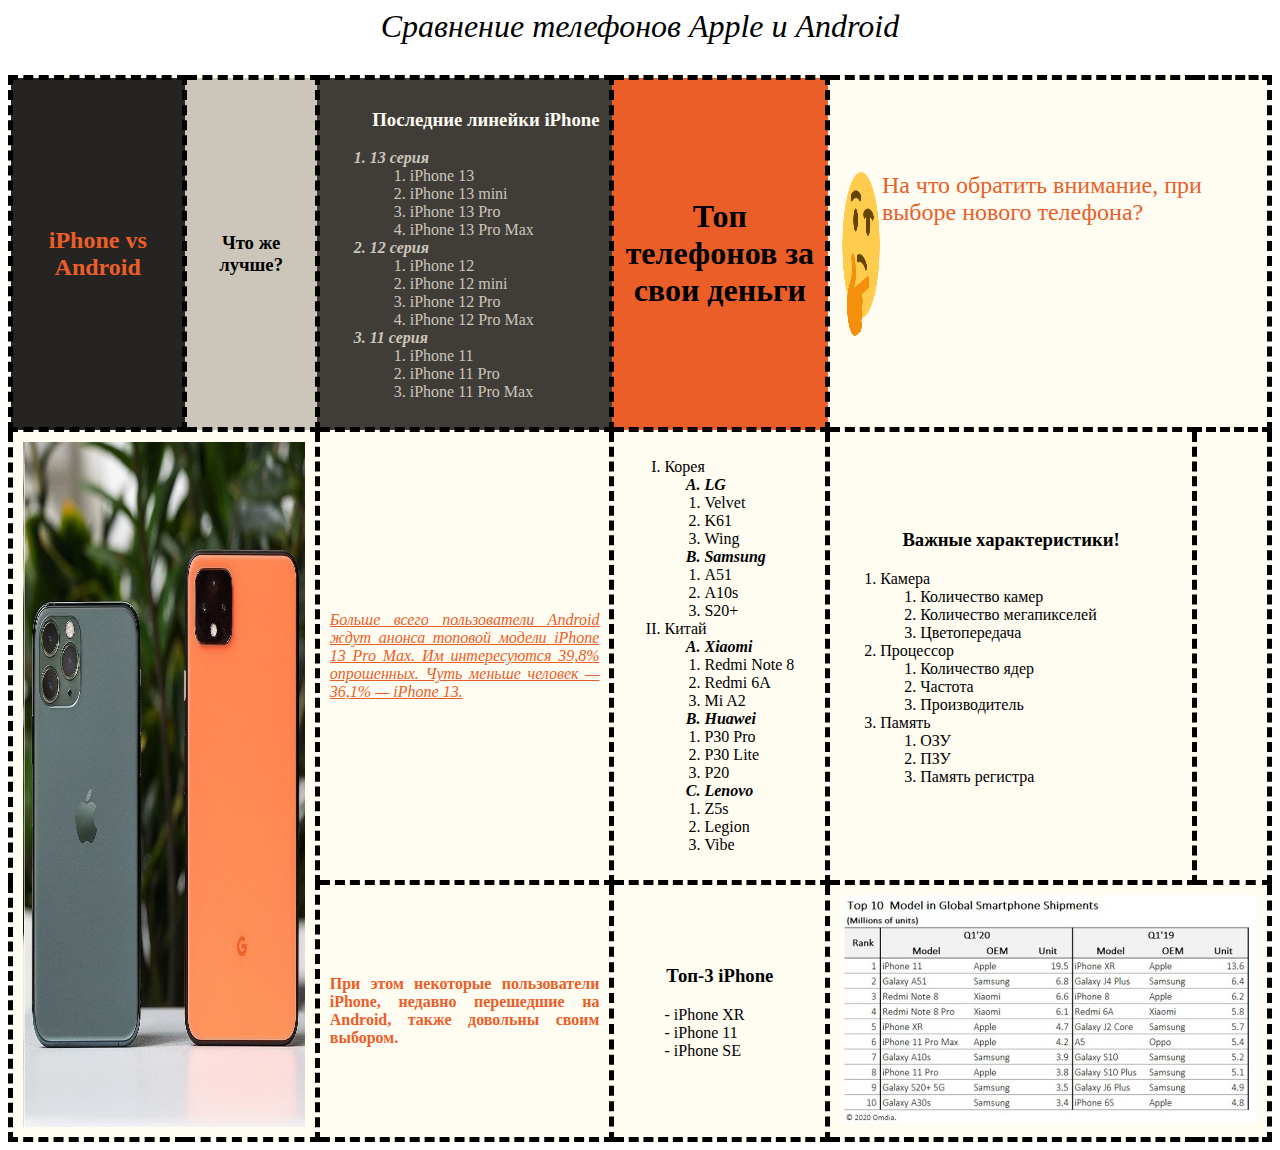
<file: 1a/index.html>
<!DOCTYPE html>
<html lang="en">

<head>
    <meta charset="UTF-8">
    <meta http-equiv="X-UA-Compatible" content="IE=edge">
    <meta name="viewport" content="width=device-width, initial-scale=1.0">
    <title>Lab 1</title>
    <style>
        table,
        tr,
        td {
            border-collapse: collapse;
            border: 5px dashed black;
        }

        td {
            padding: 10px;
        }

        .title {
            font-weight: 700;
            font-style: italic;
        }

        span {
            font-weight: normal;
            font-style: normal;
        }

        li.line {
            list-style-type: none;
        }

        li.line:before {
            content: "- ";
        }

        .no-padding {
            padding: 0;
            margin-left: 0px;
        }
    </style>
</head>

<body>
    <table bgcolor="#FFFCF2" width="100%" height="100%" align="center">
        <caption style="margin-bottom: 30px; font-size: 2em; font-style: italic;">Сравнение телефонов Apple и Android
        </caption>

        <tr>
            <td bgcolor="#252422" align="center">
                <h2 style="color:#EB5E28">iPhone vs Android</h2>
            </td>
            <td bgcolor="#CCC5B9" align="center">
                <h3>Что же лучше?</h3>
            </td>
            <td bgcolor="#403D39" style="color:#CCC5B9">
                <h3 align="right" style="color:#FFFCF2">Последние линейки iPhone</h3>
                <ol>
                    <li class="title">13 серия
                        <span>
                            <ol>
                                <li>iPhone 13</li>
                                <li>iPhone 13 mini</li>
                                <li>iPhone 13 Pro</li>
                                <li>iPhone 13 Pro Max</li>
                            </ol>
                        </span>
                    </li>
                    <li class="title">12 серия
                        <span>
                            <ol>
                                <li>iPhone 12</li>
                                <li>iPhone 12 mini</li>
                                <li>iPhone 12 Pro</li>
                                <li>iPhone 12 Pro Max</li>
                            </ol>
                        </span>
                    </li>
                    <li class="title">11 серия
                        <span>
                            <ol>
                                <li>iPhone 11</li>
                                <li>iPhone 11 Pro</li>
                                <li>iPhone 11 Pro Max</li>
                            </ol>
                        </span>
                    </li>
                </ol>
            </td>
            <td bgcolor="#EB5E28" align="center">
                <h1>Топ телефонов за свои деньги</h1>
            </td>
            <td colspan="2">
                <img src="img/que.png" alt="question" width="10%" height="50%" align="left">
                <span style="font-size: 1.5em; font-stretch: condensed; color:#EB5E28">На что обратить внимание, при
                    выборе нового телефона?</span>
            </td>
        </tr>
        <tr>
            <td colspan="2" rowspan="2">
                <img src="img/iphone_vs_android.jpg" alt="iPhone vs Android" width="100%" height="100%" align="left">
            </td>
            <td>
                <p align="justify" style="font-style:italic; color:#EB5E28"><u>Больше всего пользователи Android ждут
                        анонса топовой модели iPhone 13‌ Pro Max. Им
                        интересуются 39,8% опрошенных. Чуть меньше человек — 36,1% — iPhone 13‌.</u></p>
            </td>
            <td>
                <ol type="I">
                    <li>Корея
                        <span>
                            <ol type="A">
                                <li class="title">LG
                                    <span>
                                        <ol class="no-padding">
                                            <li>Velvet</li>
                                            <li>K61</li>
                                            <li>Wing</li>
                                        </ol>
                                    </span>
                                </li>

                                <li class="title">Samsung
                                    <span>
                                        <ol class="no-padding">
                                            <li>A51</li>
                                            <li>A10s</li>
                                            <li>S20+</li>
                                        </ol>
                                    </span>
                                </li>
                            </ol>
                        </span>
                    </li>
                    <li>Китай

                        <ol type="A">
                            <li class="title">Xiaomi
                                <span>
                                    <ol class="no-padding">
                                        <li>Redmi Note 8</li>
                                        <li>Redmi 6A</li>
                                        <li>Mi A2</li>
                                    </ol>
                                </span>
                            </li>
                            <li class="title">Huawei
                                <span>
                                    <ol class="no-padding">
                                        <li>P30 Pro</li>
                                        <li>P30 Lite</li>
                                        <li>P20</li>
                                    </ol>
                                </span>
                            </li>
                            <li class="title">Lenovo
                                <span>
                                    <ol class="no-padding">
                                        <li>Z5s</li>
                                        <li>Legion</li>
                                        <li>Vibe</li>
                                    </ol>
                                </span>
                            </li>
                        </ol>
                    </li>
                </ol>
            </td>
            <td>
                <h3 align="center">Важные характеристики!</h3>
                <ol>
                    <li>Камера
                        <ol>
                            <li>Количество камер</li>
                            <li>Количество мегапикселей</li>
                            <li>Цветопередача</li>
                        </ol>
                    </li>
                    <li>Процессор
                        <ol>
                            <li>Количество ядер</li>
                            <li>Частота</li>
                            <li>Производитель</li>
                        </ol>
                    </li>
                    <li>Память
                        <ol>
                            <li>ОЗУ</li>
                            <li>ПЗУ</li>
                            <li>Память регистра</li>
                        </ol>
                    </li>
                </ol>
            </td>
            <td width="50"></td>
        </tr>
        <tr>
            <td>
                <p align="justify" style="font-weight: 700; color:#EB5E28">При этом некоторые пользователи iPhone,
                    недавно перешедшие на Android, также довольны
                    своим выбором.</p>
            </td>
            <td>
                <h3 align="center">Топ-3 iPhone</h3>
                <ul>
                    <li class="line">iPhone XR</li>
                    <li class="line">iPhone 11</li>
                    <li class="line">iPhone SE</li>
                </ul>
            </td>
            <td colspan="2">
                <img src="img/graph.jpg" alt="graph" width="100%" height="100%">
            </td>
        </tr>
    </table>
</body>

</html>
</file>
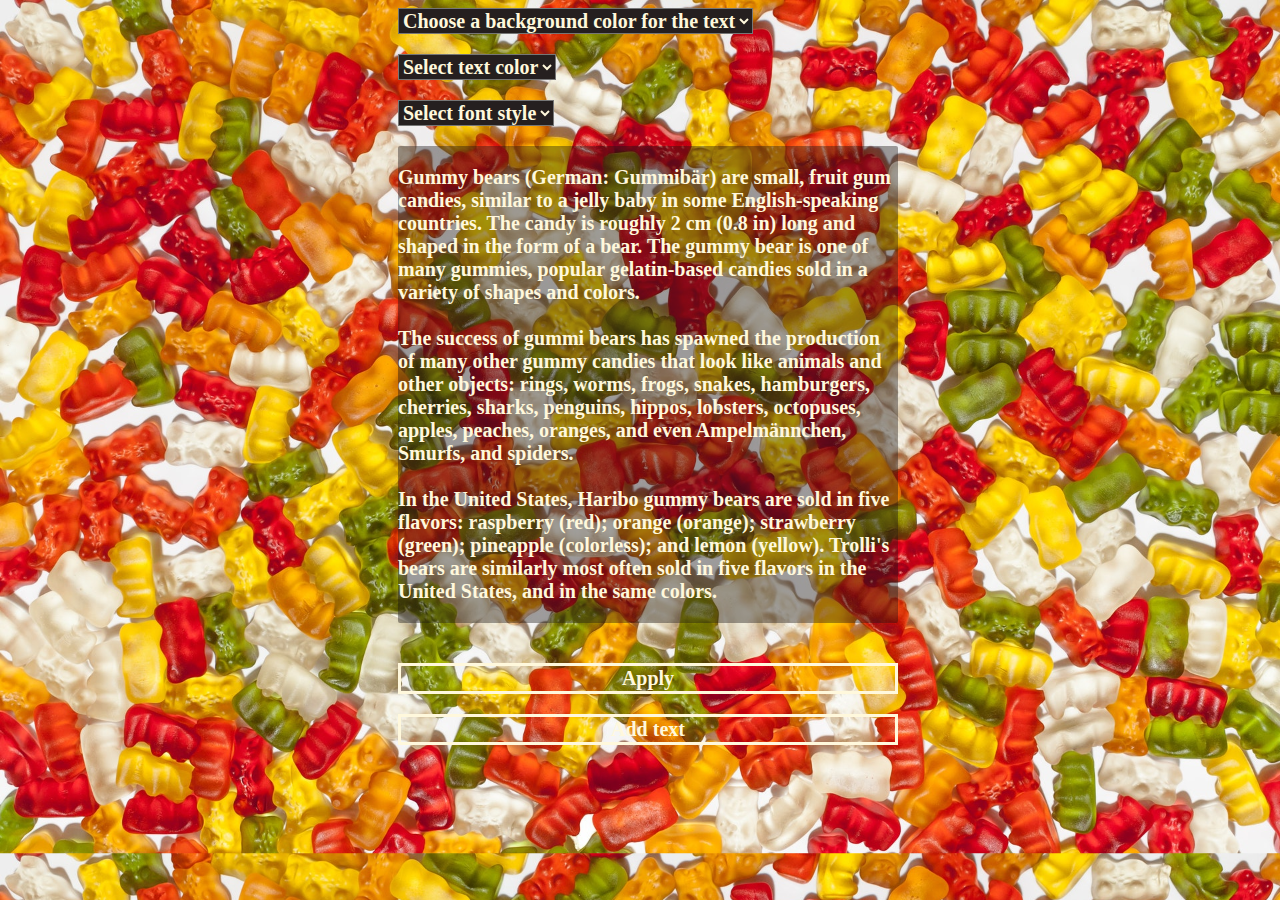
<file: 4/index.html>
<!doctype html>
<html lang="en">

<head>
    <meta charset="utf-8">
    <link rel="stylesheet" href="lab4.css">
    <link rel="shortcut icon" href="resourcefiles/smile.png" type="image/x-icon" />
    <title>Gummy Bears</title>
    <script src="index.js"></script>

</head>

<body>
    <form name="countries" id="form">

        <div id="background_color">
            <select required name="background">
                <option value="Choose">Choose a background color for the text</option>
                <option value="Blue">Blue</option>
                <option value="White">White</option>
                <option value="Pink">Pink</option>
                <option value="Powdery">Powdery</option>
            </select>
        </div>

        <div id="select_block_tcolor">
            <select required name="font-color">
                <option value="Choose">Select text color</option>
                <option value="Turquoise">Turquoise</option>
                <option value="Red">Red</option>
                <option value="Lilac">Lilac</option>
                <option value="Carall">Carall</option>
            </select>
        </div>

        <div>
            <select id="font-style">
                <option value="Choose">Select font style</option>
                <option value="Italic">Italic</option>
                <option value="Oblique">Oblique</option>
                <option value="Regular">Regular</option>
            </select>
        </div>

        <div id="paragraf" class="overlay1">
            <p>
                Gummy bears (German: Gummibär) are small, fruit gum candies, similar to a jelly baby in some
                English-speaking countries. The candy is roughly 2 cm (0.8 in) long and shaped in the form of a bear.
                The gummy bear is one of many gummies, popular gelatin-based candies sold in a variety of shapes and
                colors. 
                <br><br>
                The success of gummi bears has spawned the production of many other gummy candies that look like animals
                and other objects: rings, worms, frogs, snakes, hamburgers, cherries, sharks, penguins, hippos,
                lobsters, octopuses, apples, peaches, oranges, and even Ampelmännchen, Smurfs, and spiders.
                <br><br>
                In the United States, Haribo gummy bears are sold in five flavors: raspberry (red); orange (orange);
                strawberry (green); pineapple (colorless); and lemon (yellow). Trolli's bears are similarly most
                often sold in five flavors in the United States, and in the same colors.
            </p>
        </div>
        <div id="last"></div>
        <button id="add_button" type="button" onclick="act()">Apply</button>
        <button id="add_button" type="button" onclick="add_text()" value="red">Add text</button>

    </form>
</body>

</html>
</file>
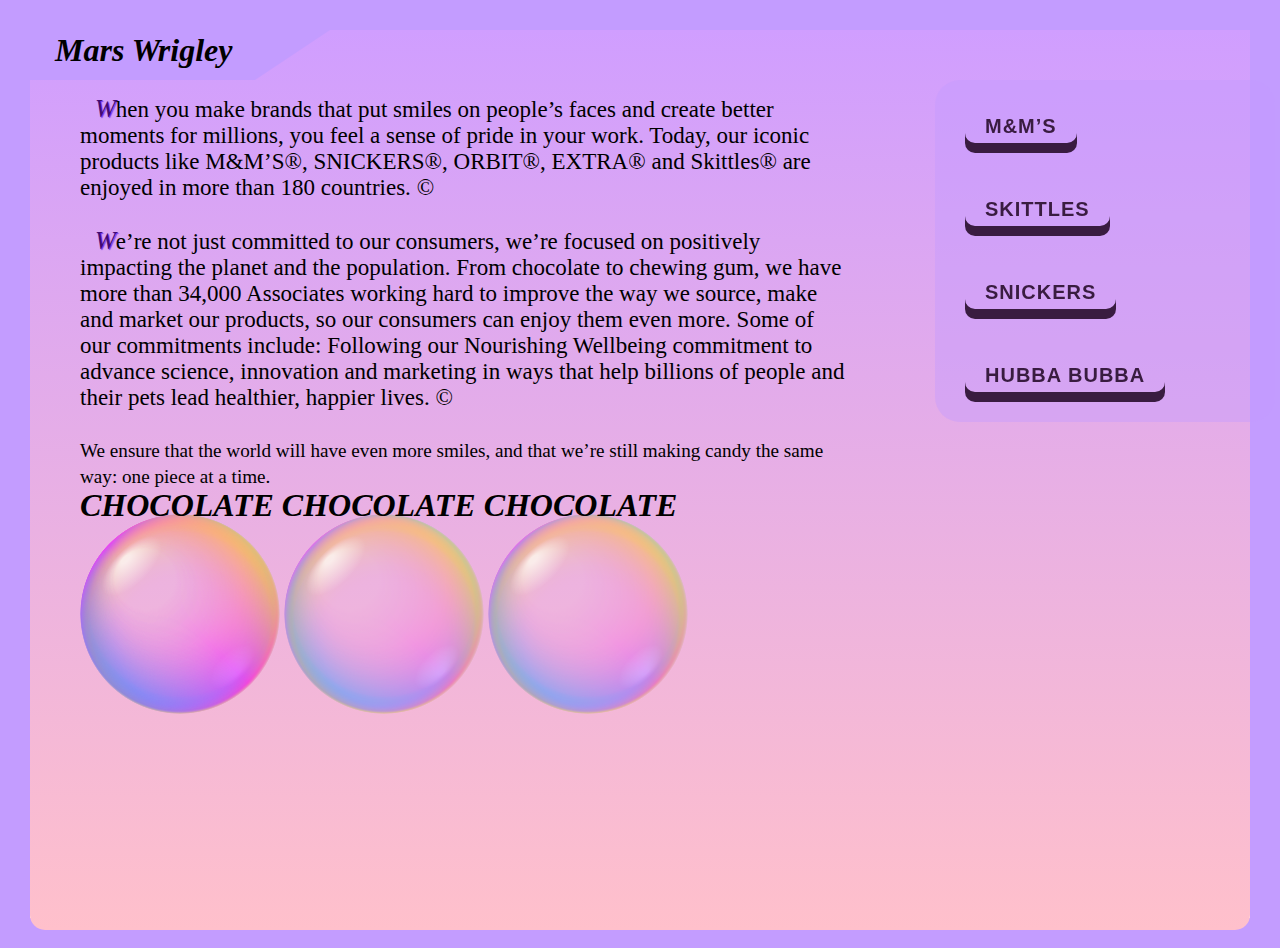
<file: 2/html/index.html>
<!DOCTYPE html>
<html lang="en">

<head>
      <meta charset="UTF-8">
      <title>Bubble Gum</title>
      <link rel="stylesheet" href="../css/style.css">
      <link rel="shortcut icon" href="..\res\smile.png" type="image/x-icon" />

</head>

<body class="multbg">
      <div class="wrapper">
            <header>
                  <h1>Mars Wrigley</h1>
            </header>
            <aside class="menu">
                  <a>M&M’S</a>
                  <br>
                  <a>Skittles</a>
                  <br>
                  <a>SNICKERS</a>
                  <br>
                  <a href="design.html">HUBBA BUBBA</a>
                  <br>
            </aside>

            <article class=".maintext1">
                  <p>
                        When you make brands that put smiles on people’s faces and create better moments for millions,
                        you feel a sense of pride in your work. Today, our iconic products like M&M’S®, SNICKERS®,
                        ORBIT®, EXTRA® and Skittles® are enjoyed in more than 180 countries.
                  </p>
                  <br>
                  <p>We’re not just committed to our consumers, we’re focused on positively impacting the planet and the
                        population. From chocolate to chewing gum, we have more than 34,000 Associates working hard to
                        improve the way we source, make and market our products, so our consumers can enjoy them even
                        more. Some of our commitments include:

                        Following our Nourishing Wellbeing commitment to advance science, innovation and marketing in
                        ways that help billions of people and their pets lead healthier, happier lives.
                  </p>
                  <br>
                  <small>We ensure that the world will have even more smiles, and that we’re still making candy the same
                        way: one piece at a time.
                  </small>
                  <br>
            </article>
            <svg viewBox="0 0 200 200" style="  top: 125px;
            right: 0px;
            left: 150px; ">
                  <defs>
                        <!-- Разноцветный градиент -->
                        <linearGradient id="gradient--colors" x1="0" y1="100%" x2="100%" y2="0">
                              <stop offset="0%" stop-color="dodgerblue" />
                              <stop offset="50%" stop-color="fuchsia" />
                              <stop offset="100%" stop-color="yellow" />
                        </linearGradient>

                        <!-- Градиент прозрачности разноцветного слоя -->
                        <radialGradient id="gradient--colors-transparency" fx="25%" fy="25%">
                              <stop offset="0%" stop-color="black" />
                              <stop offset="30%" stop-color="black" stop-opacity=".2" />
                              <stop offset="97%" stop-color="white" stop-opacity=".4" />
                              <stop offset="100%" stop-color="black" />
                        </radialGradient>

                        <!-- Маска прозрачности разноцветного слоя -->
                        <mask id="mask--colors-transparency">
                              <rect fill="url(#gradient--colors-transparency)" width="100%" height="100%"></rect>
                        </mask>

                        <!-- Градиент для прозрачности -->
                        <radialGradient id="gradient--bw-light" fy="10%">
                              <stop offset="60%" stop-color="black" stop-opacity="0" />
                              <stop offset="90%" stop-color="white" stop-opacity=".25" />
                              <stop offset="100%" stop-color="black" />
                        </radialGradient>

                        <!-- Маска для нижнего отражения -->
                        <mask id="mask--light-bottom">
                              <rect fill="url(#gradient--bw-light)" width="100%" height="100%"></rect>
                        </mask>

                        <!-- Маска для верхнего отражения -->
                        <mask id="mask--light-top">
                              <rect fill="url(#gradient--bw-light)" width="100%" height="100%"
                                    transform="rotate(180, 100, 100)"></rect>
                        </mask>

                        <!-- Градиент блика -->
                        <radialGradient id="gradient--spot" fy="20%">
                              <stop offset="10%" stop-color="white" stop-opacity=".7" />
                              <stop offset="70%" stop-color="white" stop-opacity="0" />
                        </radialGradient>
                  </defs>

                  <!-- Нижний блик -->
                  <ellipse rx="40" ry="20" cx="150" cy="150" fill="url(#gradient--spot)"
                        transform="rotate(-225, 150, 150)">
                  </ellipse>

                  <!-- Нижнее отражение -->
                  <circle r="50%" cx="50%" cy="50%" fill="aqua" mask="url(#mask--light-bottom)">
                  </circle>

                  <!-- Верхнее отражение -->
                  <circle r="50%" cx="50%" cy="50%" fill="yellow" mask="url(#mask--light-top)">
                  </circle>


                  <!-- Верхний блик -->
                  <ellipse rx="55" ry="25" cx="55" cy="55" fill="url(#gradient--spot)" transform="rotate(-45, 55, 55)">
                  </ellipse>

                  <!-- Фигура с маской и разноцветным градиентом -->
                  <circle r="50%" cx="50%" cy="50%" fill="url(#gradient--colors)"
                        mask="url(#mask--colors-transparency)">
                  </circle>

                  <circle r="50%" cx="50%" cy="50%" fill="url(#gradient--colors)"
                        mask="url(#mask--colors-transparency)">
                  </circle>

            </svg>

            <svg viewBox="0 0 200 200" style="  top: 125px;
         right: 0px;
         left: 150px; ">>
                  <defs>
                        <!-- Разноцветный градиент -->
                        <linearGradient id="gradient--colors" x1="0" y1="100%" x2="100%" y2="0">
                              <stop offset="0%" stop-color="dodgerblue" />
                              <stop offset="50%" stop-color="fuchsia" />
                              <stop offset="100%" stop-color="yellow" />
                        </linearGradient>

                        <!-- Градиент прозрачности разноцветного слоя -->
                        <radialGradient id="gradient--colors-transparency" fx="25%" fy="25%">
                              <stop offset="0%" stop-color="black" />
                              <stop offset="30%" stop-color="black" stop-opacity=".2" />
                              <stop offset="97%" stop-color="white" stop-opacity=".4" />
                              <stop offset="100%" stop-color="black" />
                        </radialGradient>

                        <!-- Маска прозрачности разноцветного слоя -->
                        <mask id="mask--colors-transparency">
                              <rect fill="url(#gradient--colors-transparency)" width="100%" height="100%"></rect>
                        </mask>

                        <!-- Градиент для прозрачности -->
                        <radialGradient id="gradient--bw-light" fy="10%">
                              <stop offset="60%" stop-color="black" stop-opacity="0" />
                              <stop offset="90%" stop-color="white" stop-opacity=".25" />
                              <stop offset="100%" stop-color="black" />
                        </radialGradient>

                        <!-- Маска для нижнего отражения -->
                        <mask id="mask--light-bottom">
                              <rect fill="url(#gradient--bw-light)" width="100%" height="100%"></rect>
                        </mask>

                        <!-- Маска для верхнего отражения -->
                        <mask id="mask--light-top">
                              <rect fill="url(#gradient--bw-light)" width="100%" height="100%"
                                    transform="rotate(180, 100, 100)"></rect>
                        </mask>

                        <!-- Градиент блика -->
                        <radialGradient id="gradient--spot" fy="20%">
                              <stop offset="10%" stop-color="white" stop-opacity=".7" />
                              <stop offset="70%" stop-color="white" stop-opacity="0" />
                        </radialGradient>
                  </defs>

                  <!-- Нижний блик -->
                  <ellipse rx="40" ry="20" cx="150" cy="150" fill="url(#gradient--spot)"
                        transform="rotate(-225, 150, 150)">
                  </ellipse>

                  <!-- Нижнее отражение -->
                  <circle r="50%" cx="50%" cy="50%" fill="aqua" mask="url(#mask--light-bottom)">
                  </circle>

                  <!-- Верхнее отражение -->
                  <circle r="50%" cx="50%" cy="50%" fill="yellow" mask="url(#mask--light-top)">
                  </circle>


                  <!-- Верхний блик -->
                  <ellipse rx="55" ry="25" cx="55" cy="55" fill="url(#gradient--spot)" transform="rotate(-45, 55, 55)">
                  </ellipse>

                  <!-- Фигура с маской и разноцветным градиентом -->
                  <circle r="50%" cx="50%" cy="50%" fill="url(#gradient--colors)"
                        mask="url(#mask--colors-transparency)">
                  </circle>

            </svg>
            <svg viewBox="0 0 200 200" style="  top: 125px;
          right: 0px;
          left: 150px; "> >
                  <defs>
                        <!-- Разноцветный градиент -->
                        <linearGradient id="gradient--colors" x1="0" y1="100%" x2="100%" y2="0">
                              <stop offset="0%" stop-color="dodgerblue" />
                              <stop offset="50%" stop-color="fuchsia" />
                              <stop offset="100%" stop-color="yellow" />
                        </linearGradient>

                        <!-- Градиент прозрачности разноцветного слоя -->
                        <radialGradient id="gradient--colors-transparency" fx="25%" fy="25%">
                              <stop offset="0%" stop-color="black" />
                              <stop offset="30%" stop-color="black" stop-opacity=".2" />
                              <stop offset="97%" stop-color="white" stop-opacity=".4" />
                              <stop offset="100%" stop-color="black" />
                        </radialGradient>

                        <!-- Маска прозрачности разноцветного слоя -->
                        <mask id="mask--colors-transparency">
                              <rect fill="url(#gradient--colors-transparency)" width="100%" height="100%"></rect>
                        </mask>

                        <!-- Градиент для прозрачности -->
                        <radialGradient id="gradient--bw-light" fy="10%">
                              <stop offset="60%" stop-color="black" stop-opacity="0" />
                              <stop offset="90%" stop-color="white" stop-opacity=".25" />
                              <stop offset="100%" stop-color="black" />
                        </radialGradient>

                        <!-- Маска для нижнего отражения -->
                        <mask id="mask--light-bottom">
                              <rect fill="url(#gradient--bw-light)" width="100%" height="100%"></rect>
                        </mask>

                        <!-- Маска для верхнего отражения -->
                        <mask id="mask--light-top">
                              <rect fill="url(#gradient--bw-light)" width="100%" height="100%"
                                    transform="rotate(180, 100, 100)"></rect>
                        </mask>

                        <!-- Градиент блика -->
                        <radialGradient id="gradient--spot" fy="20%">
                              <stop offset="10%" stop-color="white" stop-opacity=".7" />
                              <stop offset="70%" stop-color="white" stop-opacity="0" />
                        </radialGradient>
                  </defs>

                  <!-- Нижний блик -->
                  <ellipse rx="40" ry="20" cx="150" cy="150" fill="url(#gradient--spot)"
                        transform="rotate(-225, 150, 150)">
                  </ellipse>

                  <!-- Нижнее отражение -->
                  <circle r="50%" cx="50%" cy="50%" fill="aqua" mask="url(#mask--light-bottom)">
                  </circle>

                  <!-- Верхнее отражение -->
                  <circle r="50%" cx="50%" cy="50%" fill="yellow" mask="url(#mask--light-top)">
                  </circle>


                  <!-- Верхний блик -->
                  <ellipse rx="55" ry="25" cx="55" cy="55" fill="url(#gradient--spot)" transform="rotate(-45, 55, 55)">
                  </ellipse>

                  <!-- Фигура с маской и разноцветным градиентом -->
                  <circle r="50%" cx="50%" cy="50%" fill="url(#gradient--colors)"
                        mask="url(#mask--colors-transparency)">
                  </circle>

            </svg>
            <h1 class="blink">CHOCOLATE CHOCOLATE CHOCOLATE</h2>
      </div>
</body>

</html>
</file>
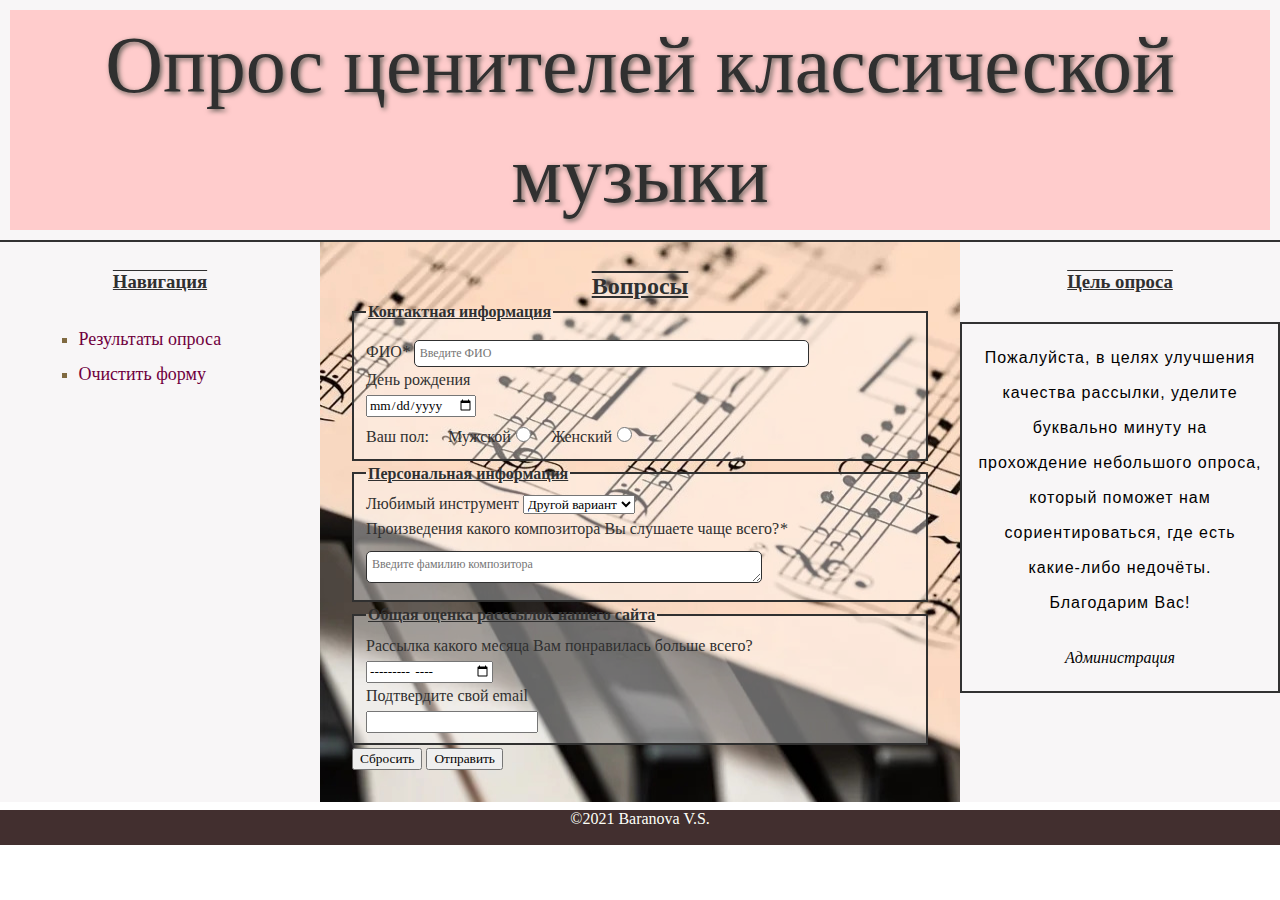
<file: 3/html/index.html>
<!DOCTYPE HTML>
<html>
<head>
    <meta charset="UTF-8">
    <title>Опрос ценителей классической музыки</title>
    <link rel="stylesheet" href="../css/style.css">
    <link rel="shortcut icon" href="../resourse/smile.png" type="image/x-icon" />
</head>

<body>
<div class="container">
    <header class="header">
        <div class="text">Опрос ценителей классической музыки</div>
    </header>
    <div class="container-1">

        <nav class="nav">
            <h3>Навигация</h3>
            <ul>
                <li><a href="result.html">Результаты опроса</a></li>
                <li><a id="cleanUp">Очистить форму</a></li>
            </ul>
        </nav>

        <article class="article">
            <form class="container-2" id="opros">
                <h2>Вопросы</h2>
                <div class="box1">
                    <fieldset>
                        <legend>Контактная информация</legend>
                        <label for="fullname">ФИО<em>*</em></label>
                        <input type="text" placeholder="Введите ФИО" id="fullname"
                               required minlength="2" maxlength="100" pattern="^[А-Яа-яЁёA-Za-z\s]+$"><br>
                        <label for="date">День рождения</label><br>
                        <input type="date" id="date" name="date"><br>
                        <label for="rad1" for="rad2">Ваш пол:</label>
                        <label for="rad1" style="margin-left: 15px;">Мужской</label>
                        <input type="radio" name="radio" id="rad1" value="Мужской">
                        <label for="rad2" style="margin-left: 15px;">Женский</label>
                        <input type="radio" name="radio" id="rad2" value="Женский">
                    </fieldset>
                </div>

                <div class="box2">
                    <fieldset>
                        <legend>Персональная информация</legend>
                        <label for="instrument">Любимый инструмент</label>
                        <select name="instrument" id="instrument">
                            <option value="Другой вариант">Другой вариант</option>
                            <option value="Пианино">Пианино</option>
                            <option value="Фортепиано">Фортепиано</option>
                            <option value="Виолончель">Виолончель</option>
                            <option value="Скрипка">Скрипка</option>
                            <option value="Альт">Альт</option>
                            <option value="Акапелла">Акапелла</option>
                        </select><br>
                        <label for="textarea">Произведения какого композитора Вы слушаете чаще всего?<em>*</em></label>
                        <textarea cols="40%" rows="5%" placeholder="Введите фамилию композитора" id="textarea"
                                  maxlength="200" required pattern="^[А-Яа-яЁёA-Za-z.\s]+$"></textarea>
                    </fieldset>
                </div>

                <div class="box3">
                    <fieldset>
                        <legend>Общая оценка расссылок нашего сайта</legend>
                        <label for="month">Рассылка какого месяца Вам понравилась больше всего?</label><br>
                        <input type="month" id="month" name="month"><br>
                        <label for="email">Подтвердите свой email</label><br>
                        <input type="email" id="email" name="email"><br>
                    </fieldset>
                </div>

                <div class="box4">
                    <input type="reset" value="Сбросить">
                    <input type="submit" value="Отправить">
                </div>

            </form>
        </article>

        

        <aside class="aside">
            <h3>Цель опроса</h3>
            <blockquote>
                <p class="text1"> Пожалуйста, в целях улучшения качества рассылки, 
                    уделите буквально минуту на прохождение небольшого опроса, 
                    который поможет нам сориентироваться, где есть какие-либо недочёты. Благодарим Вас!
                </p>
                <cite>Администрация</cite>
            </blockquote>
        </aside>

    </div>
    
    <footer class="footer">
        <span>©2021 Baranova V.S.</span>
    </footer>

</div>
<script src="../js/script.js"></script>

</body>
</html>
</file>
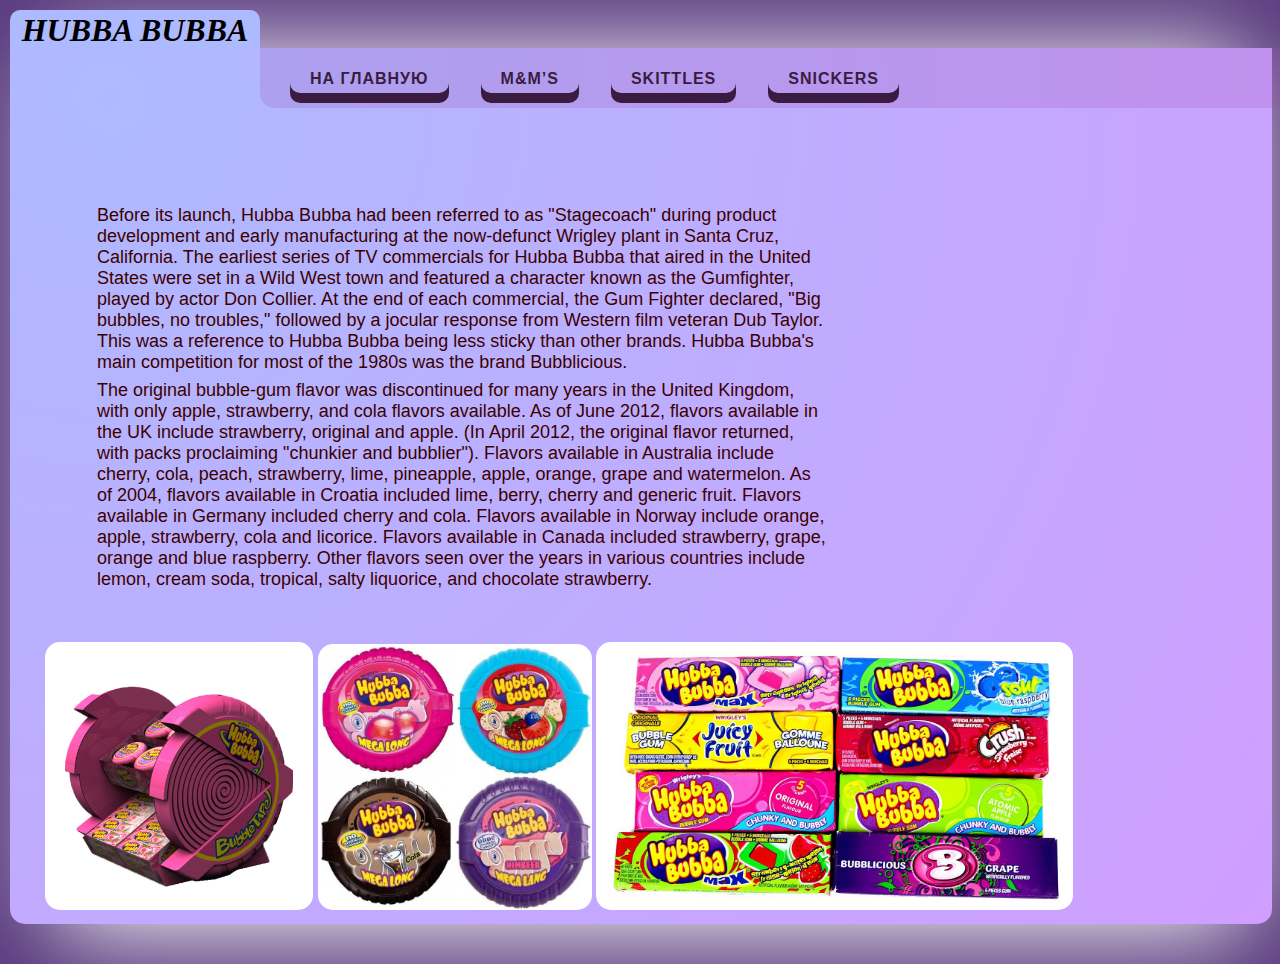
<file: 2/html/design.html>
<!DOCTYPE html>
<html lang="en">

<head>
  <meta charset="UTF-8" />
  <title>Hubba Bubba</title>
  <link rel="stylesheet" href="../css/design_style.css" />
  <link rel="shortcut icon" href="..\res\star.png" type="image/x-icon" />
</head>

<body>
  <div class="shad">
    <header>
      <h1>HUBBA BUBBA</h1>
    </header>

    <div class="wrapper">
      <nav class="menu">
        <a href="index.html">На главную</a>
        <a>M&M’S</a>
        <a>Skittles</a>
        <a>SNICKERS</a>
      </nav>
      <article>

        <table>
          <tr>
            <td class="text1">
              Before its launch, Hubba Bubba had been referred to as "Stagecoach" during product development and early
              manufacturing at the now-defunct Wrigley plant in Santa Cruz, California. The earliest series of TV
              commercials for Hubba Bubba that aired in the United States were set in a Wild West town and featured a
              character known as the Gumfighter, played by actor Don Collier. At the end of each commercial, the Gum
              Fighter declared, "Big bubbles, no troubles," followed by a jocular response from Western film veteran Dub
              Taylor. This was a reference to Hubba Bubba being less sticky than other brands. Hubba Bubba's main
              competition for most of the 1980s was the brand Bubblicious.
            </td>
          </tr>
          <tr>
            <td class="text1">
              The original bubble-gum flavor was discontinued for many years in the United Kingdom, with only apple,
              strawberry, and cola flavors available. As of June 2012, flavors available in the UK include strawberry,
              original and apple. (In April 2012, the original flavor returned, with packs proclaiming "chunkier and
              bubblier"). Flavors available in Australia include cherry, cola, peach, strawberry, lime, pineapple,
              apple, orange, grape and watermelon. As of 2004, flavors available in Croatia included lime, berry, cherry
              and generic fruit. Flavors available in Germany included cherry and cola. Flavors available in Norway
              include orange, apple, strawberry, cola and licorice. Flavors available in Canada included strawberry,
              grape, orange and blue raspberry. Other flavors seen over the years in various countries include lemon,
              cream soda, tropical, salty liquorice, and chocolate strawberry.
            </td>
          </tr>
        </table>
        <img src="../res/big.jpg" alt="big" width=22.5%>
        <img src="../res/round.jpg" alt="round" width=23%>
        <img src="../res/square.jpg" alt="square" width=40%>
      </article>
    </div>
  </div>
</body>

</html>
</file>
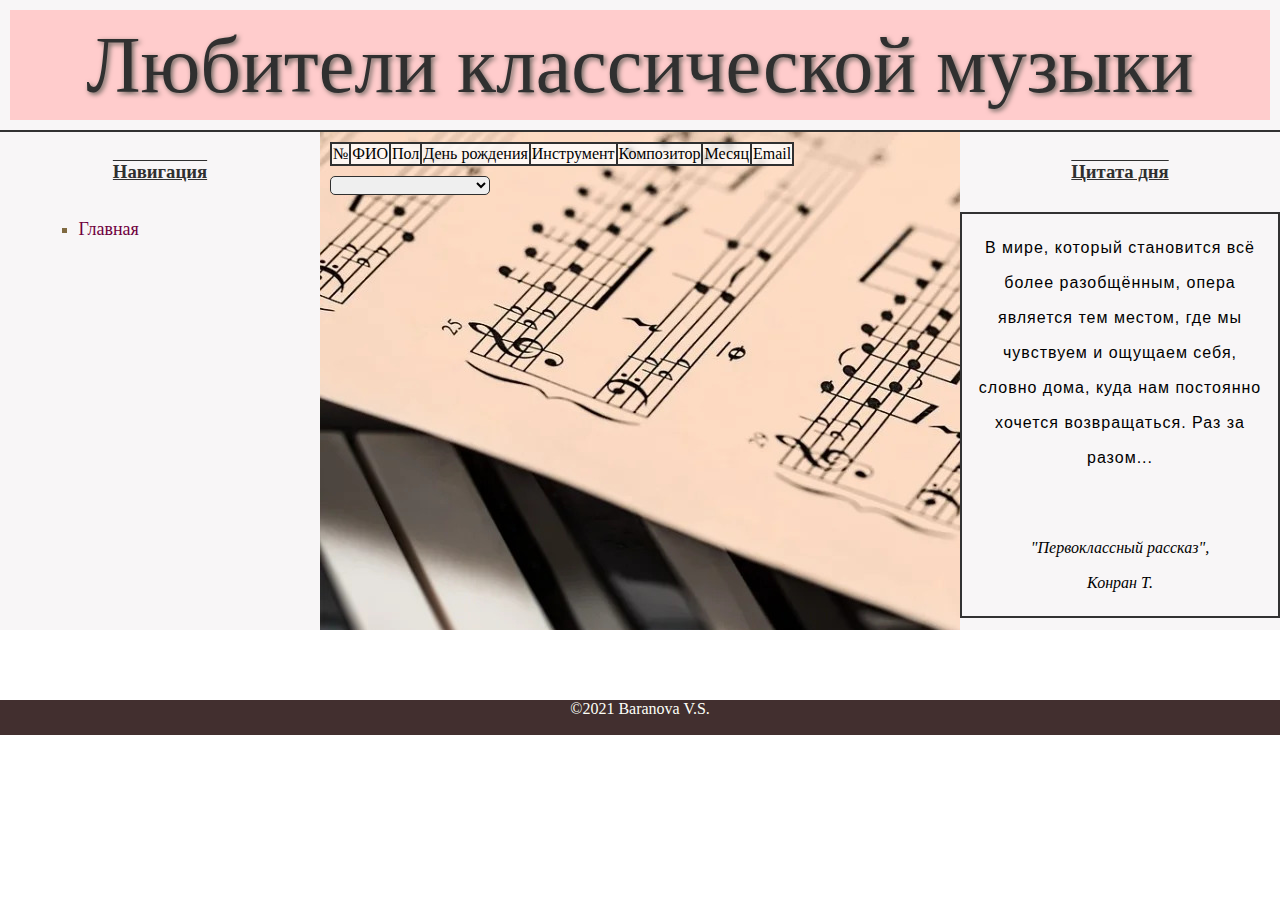
<file: 3/html/result.html>
<!DOCTYPE html>
<html lang="en">

<head>
    <meta charset="UTF-8">
    <title>Результаты опроса</title>
    <link rel="stylesheet" href="../css/style.css">
    <link rel="shortcut icon" href="../resourse/smile.png" type="image/x-icon" />
    <script src="../js/script.js"></script>

</head>

<body>
<div class="container">
    <header class="header">
        <div class="text">Любители классической музыки</div>
    </header>
    <div class="container-1">

        <nav class="nav">
            <h3>Навигация</h3>
            <ul>
                <li><a href="index.html">Главная</a></li>
                <!-- <li><a href="" id="closeTab">Покинуть опрос</a></li> -->
            </ul>
        </nav>

        <article class="article">
            <table>
                <script language="javascript" type="text/javascript">

                    function resulter(array) {
                        let result = '';

                        for (let i = 0; i < array.length; i++) {
                            result += ' ' + array[i] + ' ';
                        }
                        return result;
                    }

                    document.write("<tr><td>№</td>");
                    document.write("<td>ФИО</td>");
                    document.write("<td>Пол</td>");
                    document.write("<td>День рождения</td>");
                    document.write("<td>Инструмент</td>");
                    document.write("<td>Композитор</td>");
                    document.write("<td>Месяц</td>");
                    document.write("<td>Email</td></tr>");

                    var len = localStorage.length;

                    for (var i = 0; i < len; ++i) {

                        const answers = JSON.parse(localStorage.getItem(localStorage.key(i)));

                        document.write("<tr><td>" + (i + 1) + "</td>");
                        document.write("<td>" + answers.fullName + "</td>");
                        document.write("<td>" + answers.pol + "</td>");
                        document.write("<td>" + answers.date + "</td>");
                        document.write("<td>" + answers.instrument + "</td>");
                        document.write("<td>" + answers.textarea + "</td>");
                        document.write("<td>" + answers.month + "</td>");
                        document.write("<td>" + answers.email + "</td></tr>");
                    }

                </script>
            </table>

            <div>
                <p><select class="nameResult" value=" ">
                    <optgroup label="Посетители сайта, прошедшие опрос" id="FIO">

                        <script language="javascript" type="text/javascript">
                            var str = '';

                            for (var i = 0, len = localStorage.length; i < len; ++i) {
                                var answers = JSON.parse(localStorage.getItem(localStorage.key(i)));
                                str += '<option>' + answers.fullName + '</option>';
                            }

                            var my_list = document.getElementById("FIO");
                            my_list.innerHTML = str;
                        </script>
                    </optgroup>
                </select>
                </p>
            </div>
        </article>

        <aside class="aside"><h3>Цитата дня</h3>

            <blockquote>
                <p class="text1"> В мире, который становится всё более разобщённым, 
                    опера является тем местом, где мы чувствуем и ощущаем себя, словно дома, 
                    куда нам постоянно хочется возвращаться. Раз за разом...
                </p>
                <cite>"Первоклассный рассказ", <p>Конран Т.</p>
                </cite>
            </blockquote>

        </aside>

    </div>
    <footer class="footer">
        <span>©2021 Baranova V.S.</span>
    </footer>
</div>
<script src="../js/script.js"></script>

</body>
</html>
</file>
<file: 4/lab4.css>
*{
    font-family: 'Bradley Hand ITC';
    font-weight: 600;
    font-size: 20px;
    color: cornsilk;
}

div{
    width: 500px;
}

body{
    width: 100%;
    height: 650px;
    background-size: cover;
    background-repeat: repeat-y;
    /* background-repeat: no-repeat; */
    display: grid;
    align-items: center;
    justify-content: center;
    background-image:url("resourcefiles/bears.jpg");
}
form{
    display: grid;
    align-items: center;
    justify-content: center;
    row-gap: 20px;
}
#select_block{
    display: none;
}
select{
    background-color: #251f1f;
}
.overlay1 {
    background: rgba(24, 21, 21, 0.4); /* Полупрозрачный фон */
    border-radius: 2px; /* Радиус скругления */
    width: 500px;
   }
option:focus{
    background-color: cornsilk;
    color:#251f1f;
}

#move_button, #another_button, #add_button,#add_button_name{
    background: transparent;
    border: solid 3px  cornsilk;
}

#add_button:hover{
    background-color: rgb(53, 110, 70);
}

p{
    color: inherit;
}
</file>
<file: 2/css/style.css>
* {
  margin: 0;
  padding: 0;
}

body {
  border: 30px solid #c39cff;
  box-sizing: border-box;
}

.wrapper {
  position: relative;
  top: 0;
  left: 0px;
  right: 0;
  bottom: -5px;
  background: linear-gradient(to top, #ffc0cb, #d09eff) no-repeat;
  border-bottom-right-radius: 15px;
  border-bottom-left-radius: 15px;

  width: 100%;
  height: 100vh;
  margin-bottom: -12px;
  /* margin-top: -12px;*/
  padding-left: -4px;
  margin-right: -2px;
}

header {
  width: 300px;
  height: 50px;
  clip-path: polygon(0 0, 100% 0, 75% 100%, 0% 100%);
  background: #c39cff;
}
h1 {
  padding-left: 25px;
  line-height: 40px;
  font-style: italic;
}

aside {
  background: rgba(195, 156, 255, 0.42);
  margin-right: 5px;
  margin-left: 60px;
  padding: 5px;
  width: 330px;

  font-size: 20px;
  border-radius: 25px;
  position: fixed;
  right: 0;
}

a {
  display: inline-block;
  text-decoration: none;
  text-transform: uppercase;
  letter-spacing: 1px;
  margin: 15px 25px;
  padding: 15px 20px;
  font-size: 20px;
  font-weight: bold;
  font-family: "Montserrat", sans-serif;
  transition: 0.4s ease-in-out;
}
.menu a {
  border-radius: 10px;
  color: #391c40;
  box-shadow: inset 0 -10px 0 #391c40;
}
.menu a:hover {
  box-shadow: inset 0 -90px 0 rgb(57, 28, 64), 4px 4px 3px rgba(0, 0, 0, 0.3);
  color: rgba(222, 185, 187, 0.9);
}

article {
  padding-top: 15px;
  padding-left: 50px;
  font-size: 23px;
  margin-right: 400px;
}

svg {
  position: inherit;
  left: 50%;
  top: 50%;
  transform: translate(-50%, -50%);
  width: 200px;
  height: 200px;
  padding: 0;
}
table {
  margin: 50px 400px 50px 45px;
}
.city {
  border-radius: 15px;
  box-shadow: 0 0 40px rgba(33, 113, 125, 0.69);
}

td,
tr {
  padding: 5px 5px 0px 5px;
  font-family: "Montserrat", sans-serif;
  font-size: 16px;
}

tr:hover {
  background: rgba(213, 171, 255, 0.44);
}

p::first-letter {
  font-size: 25px;
  padding-left: 15px;
  color: #420a72;
  text-shadow: 1px 1px 1px rgba(61, 1, 231, 0.74);

  font-style: italic;
}

p::after {
  content: "\00A9"; /* Добавляемый символ */
}

.blink {
  position: absolute;
  top: 455px;
  left: 25px;
  animation: blink 5s linear infinite;
}

@keyframes blink {
  0% {
    color: rgb(53, 189, 0);
  }
  33% {
    color: rgb(189, 0, 189);
  }
  67% {
    color: rgb(44, 0, 202);
  }
  100% {
    color: rgb(255, 0, 0);
  }
}
</file>
<file: 3/css/style.css>
* {
  margin: 0;
  font-family: Georgia;
}

div .table,
td,
tr {
  border-collapse: collapse;
  border: 2px solid #303030;
  background: rgba(255, 255, 255, 0.4);
  text-align: center;
  vertical-align: center;
}

#fullname {
  width: 70%;
  padding: 5px;
  border: 1px solid #303030;
  border-radius: 5px;
  cursor: pointer;
  margin-top: 10px;
  font-size: 12px;
}

#textarea {
  width: 70%;
  height: 20px;
  padding: 5px;
  border: 1px solid #303030;
  border-radius: 5px;
  cursor: text;
  margin-top: 10px;
  font-size: 12px;
}

#rad1,
#rad2 {
  cursor: pointer;
  margin: 1px;
  width: 15px;
  margin-top: 10px;
  height: 15px;
}

.nameResult {
  margin-left: 10px;
  width: 25%;
  border: 1px solid #303030;
  border-radius: 5px;
}

#range {
  appearance: none;
  border-radius: 2px;
  width: 70%;
  height: 10px;
}

#kitchen {
  cursor: pointer;
  padding: 5px;
  border: 1px solid #303030;
  border-radius: 5px;
  width: 30%;
}

#checkbox {
  height: 17px;
  width: 17px;
}

table {
  margin: 10px;
  border-collapse: collapse;
  border: 2px solid #303030;
  background: rgba(255, 255, 255, 0.4);
  text-align: center;
  vertical-align: center;
}

.text {
  background-color: rgb(255, 204, 204);
  font-size: 80px;
  font-family: "Monotype Corsiva";
  color: #303030;
  text-align: center;
  line-height: 110px;
  text-shadow: 2px 2px 5px #69635c;
}

.text1 {
  font-family: "Segoe UI", Tahoma, Geneva, Verdana, sans-serif;
  height: 300px;
  letter-spacing: 1px;
}

.container {
  display: flex;
  flex-direction: column;
  min-width: 750px;
  flex-wrap: wrap;
}

.header {
  padding: 10px;
  height: 40%;
  background-color: #f8f6f7;
}

#color {
  border: 1px solid #303030;
  border-radius: 5px;
  width: 20%;
  cursor: pointer;
}

.container-1 {
  display: flex;
  flex-direction: row;
  height: 500px;
  flex-wrap: wrap;
}

.article {
  background-image: url("../resourse/29725553121_c2b4e6467f_b.jpg");
  background-repeat: no-repeat;
}

.container-2 {
  display: flex;
  flex-direction: column;
  padding: 5%;
  line-height: 25px;
}

.nav,
.aside,
.article {
  border-top: 2px solid #323232;
}

.nav,
.aside {
  display: flex;
  flex-direction: column;
  background-color: #f8f6f7;
  line-height: 35px;
  border-top: 2px solid #323232;
}

ul {
  list-style-type: square; /* Квадратные маркеры */
  color: #806a41;
  margin-left: 12%;
}

h2 {
  color: #303030;
  text-shadow: 2px 2px 7px #f8f6f7;
}

h3 {
  color: #303030;
}

h3,
h2 {
  text-align: center;
  text-decoration: underline overline;
}

.nav h3,
.aside h3 {
  padding: 7%;
}

.nav a {
  color: #70003e;
  font-size: large;
  cursor: pointer;
}

blockquote {
  text-align: center;
  border: 2px solid #323232;
  padding: 5%;
}

a:link {
  text-decoration: none; /* Убирает подчеркивание для ссылок */
}

a:visited {
  color: #333333;
}

a:active {
  text-decoration: none;
}

a:hover {
  text-decoration: underline overline;
  color: #303030;
  font-weight: bold;
}

legend {
  color: #303030;
  font-weight: bold;
  text-decoration: underline;
}

fieldset {
  border: 2px solid #303030;
  background: rgba(255, 255, 255, 0.4);
}

.box1 {
  order: 1;
}

.box2 {
  order: 2;
}

.box3 {
  order: 3;
}

.box4 {
  order: 4;
}

label {
  color: #303030;
}

.container-1 article {
  flex: 2;
  overflow: auto;
}

.container-1 nav {
  flex: 1;
}

.container-1 aside {
  flex: 1;
}

.form input {
  padding: 100px;
}

.form input:focus,
select:focus,
textarea:focus {
  outline: none;
  border: 1px solid lightskyblue;
  border-radius: 5px;
  background-color: rgb(255, 204, 204);
}

footer {
  margin-top: 70px;
  background-color: #422f2f;
  text-align: center;
  height: 35px;
}

span {
  color: #fdfff8;
}
</file>
<file: 2/css/design_style.css>
* {
  margin: 0;
  padding: 0;
}

body {
  box-sizing: border-box;
  width: 100%;
  height: 100vh;
}

.shad {
  padding: 10px 10px 10px 10px;
  box-shadow: inset 10px 10px 100px 40px #55367b;
}

.wrapper {
  position: relative;
  top: 0;
  left: 0px;
  right: 0;
  bottom: -5px;
  background: radial-gradient(
      circle farthest-corner at 100px 50px,
      #aebaff,
      #d09eff
    )
    no-repeat;
  border-bottom-right-radius: 15px;
  border-bottom-left-radius: 15px;
  margin-top: -12px;
  padding-left: -4px;
  margin-right: -2px;
}

nav {
  background: rgba(158, 88, 180, 0.23);
  margin-left: 250px;
  width: 82.5%;
  padding: 5px;
  float: top;
  font-size: 20px;
  border-bottom-right-radius: 15px;
  border-bottom-left-radius: 15px;
}

a {
  display: inline-block;
  text-decoration: none;
  text-transform: uppercase;
  letter-spacing: 1px;
  margin: 2px 2px 0 25px;
  padding: 15px 20px;
  font-size: 16px;
  font-weight: bold;
  font-family: "Montserrat", sans-serif;
  transition: 0.4s ease-in-out;
}

.menu a {
  border-radius: 10px;
  color: #391c40;
  box-shadow: inset 0 -10px 0 #391c40;
}

.menu a:hover {
  box-shadow: inset 0 -90px 0 rgb(57, 28, 64), 4px 4px 3px rgba(0, 0, 0, 0.3);
  color: rgba(177, 175, 236, 0.97);
}

header {
  width: 250px;
  height: 50px;
  border-radius: 10px;
  background: #aebaff;
  /*box-shadow: inset 10px 10px 130px 40px #55367b;*/
}

h1 {
  text-align: center;
  line-height: 40px;
  font-style: italic;
}

article {
  margin: 35px 30px 30px 30px;
  font-family: "Montserrat", sans-serif;
  font-size: 16px;
  padding: 5px 5px 10px 5px;
}

.sky {
  display: block;
  margin: 0 auto;
}

.sky:hover {
  animation-name: anim1;
  animation-duration: 3s;
  animation-iteration-count: infinite;
}

p {
  padding-bottom: 10px;
}

p.copyright::after {
  /* content: "\00A9";  Добавляемый текст */
  color: #252133; /* Цвет текста */
  font-size: 90%; /* Размер шрифта */
  padding: 2px; /* Поля вокруг текста */
}

.text1 {
  color: rgb(61, 0, 0);
  font-size: large;
  font-family: "Franklin Gothic Medium", "Arial Narrow", Arial, sans-serif;
}

figure {
  position: inherit;
  margin: 5px 5px 30px 5px;
}

figcaption {
  text-align: center;
  font-family: Impact, Haettenschweiler, "Arial Narrow Bold", sans-serif;
  padding: 5px;
}

footer {
  position: inherit;
  margin-left: 3px;
  margin-bottom: 13px;
  margin-right: 5px;
  width: 97%;
  border-radius: 10px;
  border: 20px solid rgba(126, 107, 186, 0.14);
}

img {
  border-radius: 15px;
}

table {
  margin: 50px 400px 50px 45px;
}

td,
tr {
  padding: 5px 5px 0px 5px;
  font-family: "Montserrat", sans-serif;
  font-size: 16px;
}

tr:hover {
  background: linear-gradient(#812dff79, #fa000075);
}

@keyframes anim1 {
  0% {
    position: relative;
    height: 250px;
    width: 408px;
    top: 0px;
    left: 0px;
  }
  20% {
    position: relative;
    height: 250px;
    width: 408px;
    top: 0px;
    left: 10px;
  }
  40% {
    position: relative;
    height: 250px;
    width: 408px;
    top: -10px;
    left: 10px;
  }
  60% {
    position: relative;
    height: 250px;
    width: 408px;
    top: -10px;
    left: -10px;
  }
  80% {
    position: relative;
    height: 250px;
    width: 408px;
    top: 0px;
    left: -10px;
  }
  100% {
    position: relative;
    height: 250px;
    width: 408px;
    top: 0px;
    left: 0px;
  }
}
</file>
